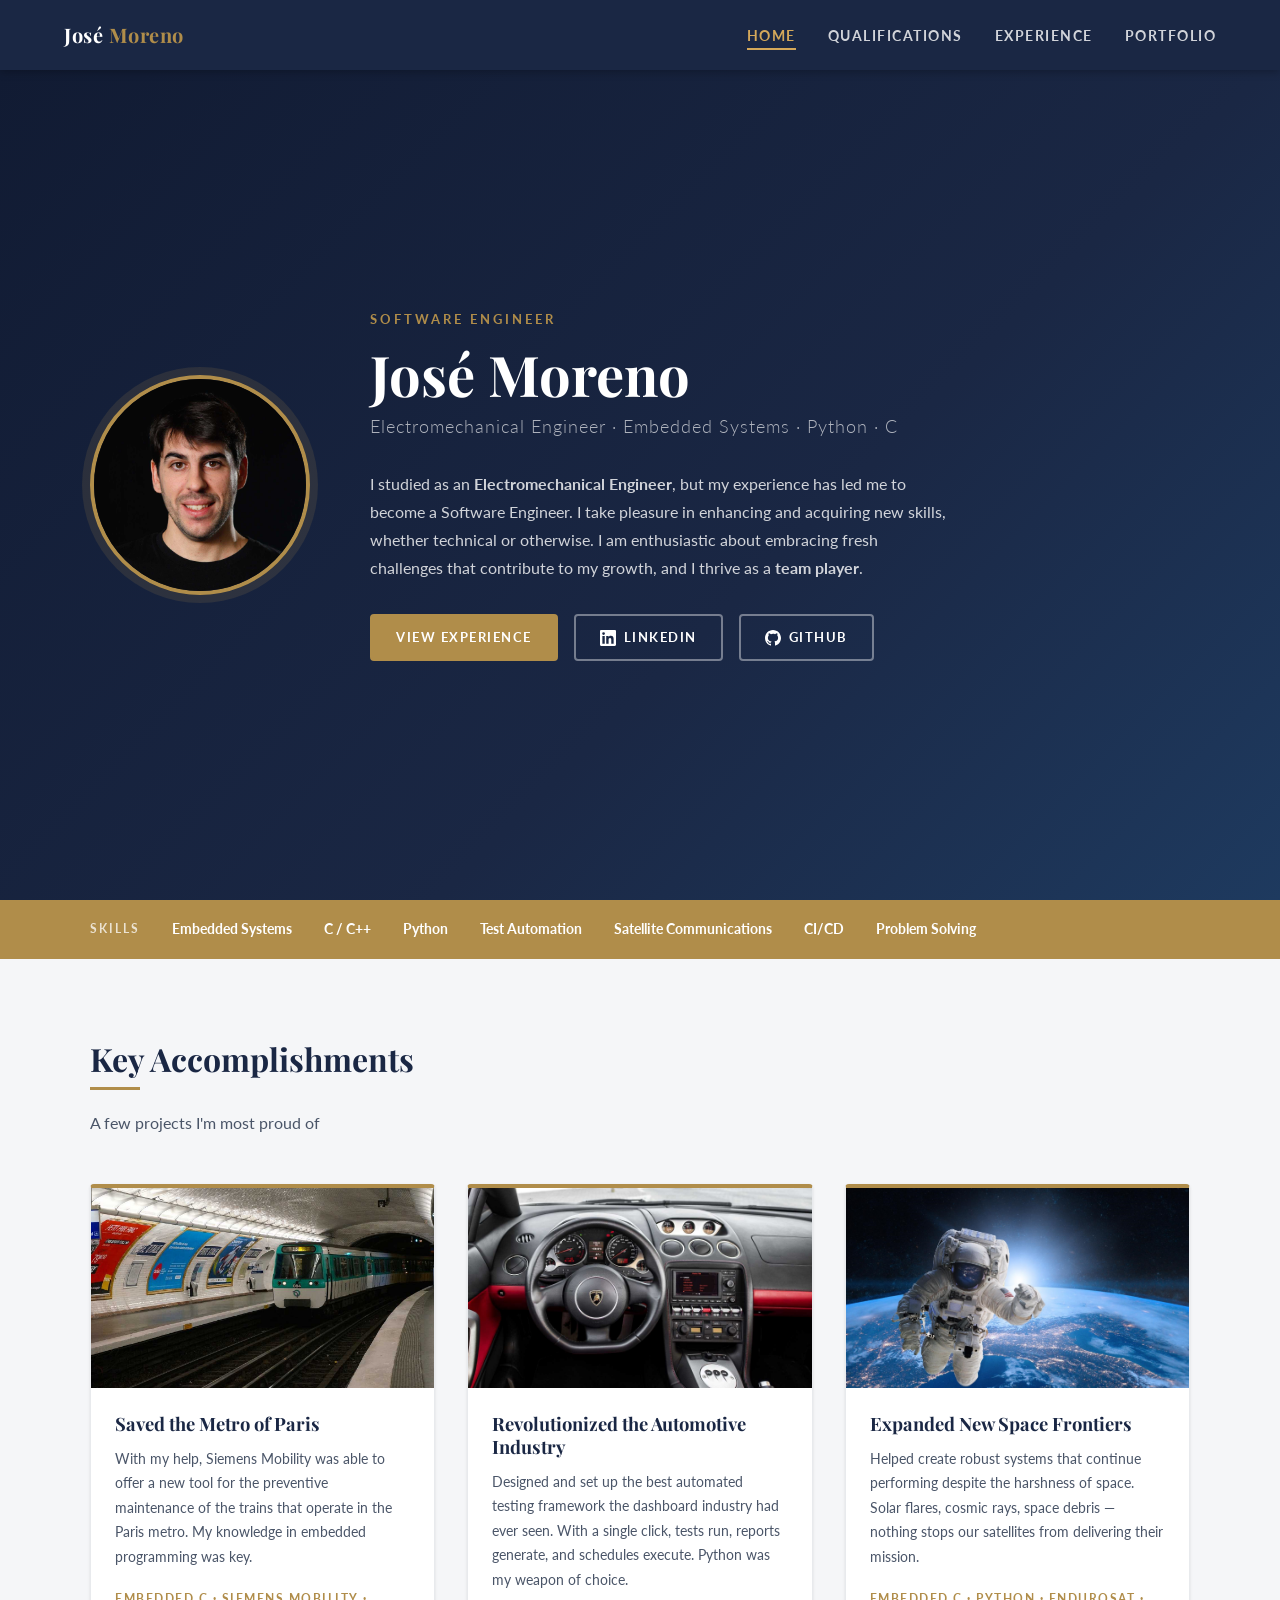
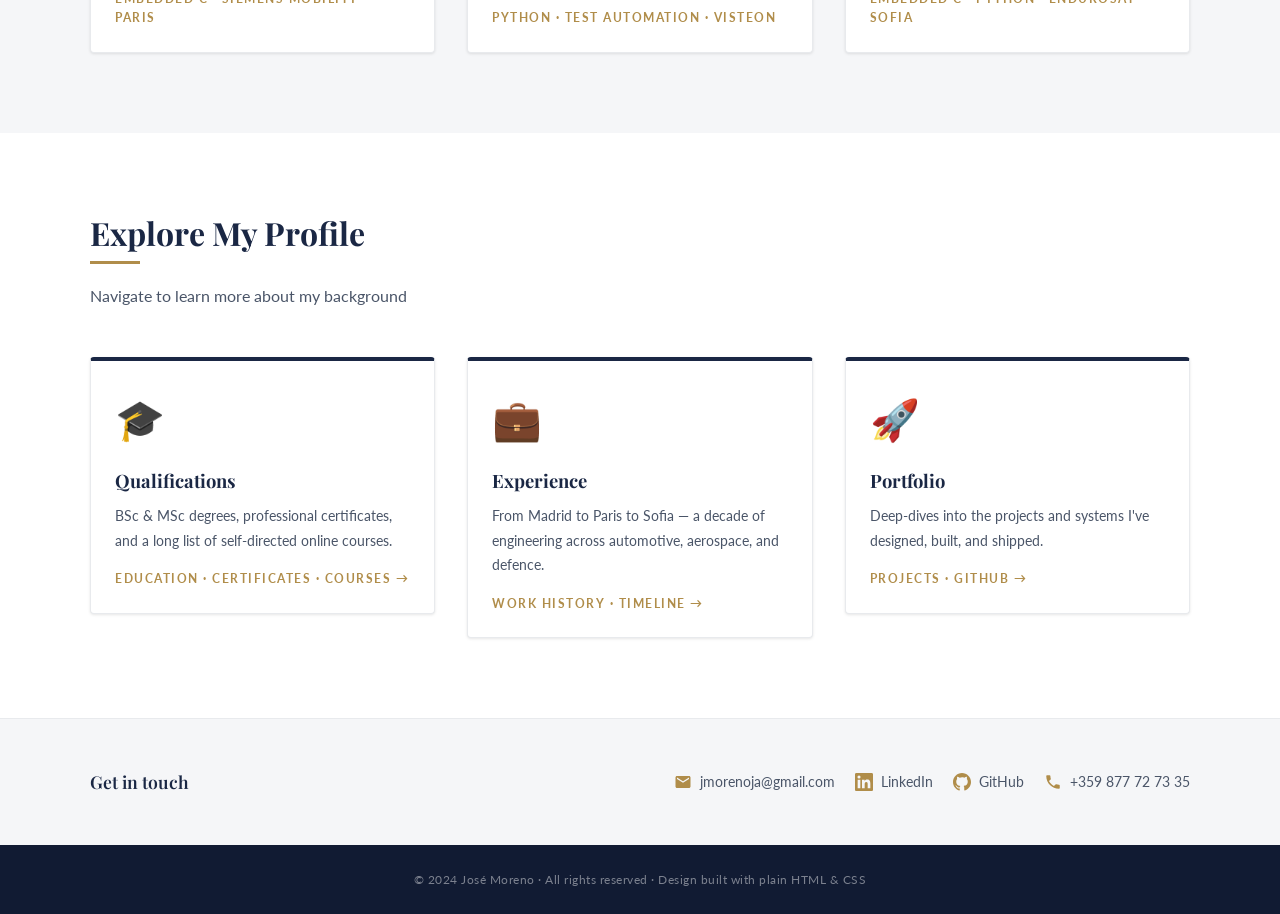
<file: index.html>
<!DOCTYPE html>
<html lang="en">
<head>
  <meta charset="UTF-8" />
  <meta name="viewport" content="width=device-width, initial-scale=1.0" />
  <title>José Moreno — Engineer</title>
  <link rel="stylesheet" href="assets/css/main.css" />
</head>
<body>

  <!-- ======= NAVBAR ======= -->
  <nav class="navbar">
    <a href="index.html" class="navbar-brand">José <span>Moreno</span></a>
    <button class="nav-toggle" aria-label="Toggle menu" onclick="toggleNav()">
      <span></span><span></span><span></span>
    </button>
    <ul class="navbar-links" id="navLinks">
      <li><a href="index.html" class="active">Home</a></li>
      <li><a href="qualifications.html">Qualifications</a></li>
      <li><a href="experience.html">Experience</a></li>
      <li><a href="portfolio.html">Portfolio</a></li>
    </ul>
  </nav>

  <div class="page-content">

    <!-- ======= HERO ======= -->
    <section class="hero">
      <div class="hero-inner">

        <div class="hero-avatar">
          <img src="images/avatar.jpg" alt="José Moreno" />
        </div>

        <div class="hero-text">
          <p class="hero-eyebrow">Software Engineer</p>
          <h1 class="hero-name">José Moreno</h1>
          <p class="hero-title">Electromechanical Engineer · Embedded Systems · Python · C</p>
          <p class="hero-bio">
            I studied as an <strong>Electromechanical Engineer</strong>, but my experience has led
            me to become a Software Engineer. I take pleasure in enhancing and acquiring new skills,
            whether technical or otherwise. I am enthusiastic about embracing fresh challenges that
            contribute to my growth, and I thrive as a <strong>team player</strong>.
          </p>
          <div class="hero-actions">
            <a href="experience.html" class="btn btn-gold">View Experience</a>
            <a href="https://www.linkedin.com/in/jos%C3%A9-moreno/" class="btn btn-outline" target="_blank" rel="noopener">
              <svg viewBox="0 0 24 24" width="16" height="16" fill="currentColor"><path d="M20.447 20.452h-3.554v-5.569c0-1.327-.027-3.037-1.852-3.037-1.853 0-2.136 1.445-2.136 2.939v5.667H9.351V9h3.414v1.561h.046c.477-.9 1.637-1.85 3.37-1.85 3.601 0 4.267 2.37 4.267 5.455v6.286zM5.337 7.433a2.062 2.062 0 01-2.063-2.065 2.064 2.064 0 112.063 2.065zm1.782 13.019H3.555V9h3.564v11.452zM22.225 0H1.771C.792 0 0 .774 0 1.729v20.542C0 23.227.792 24 1.771 24h20.451C23.2 24 24 23.227 24 22.271V1.729C24 .774 23.2 0 22.222 0h.003z"/></svg>
              LinkedIn
            </a>
            <a href="https://github.com/JoseMorenoJ" class="btn btn-outline" target="_blank" rel="noopener">
              <svg viewBox="0 0 24 24" width="16" height="16" fill="currentColor"><path d="M12 0C5.374 0 0 5.373 0 12c0 5.302 3.438 9.8 8.207 11.387.599.111.793-.261.793-.577v-2.234c-3.338.726-4.033-1.416-4.033-1.416-.546-1.387-1.333-1.756-1.333-1.756-1.089-.745.083-.729.083-.729 1.205.084 1.839 1.237 1.839 1.237 1.07 1.834 2.807 1.304 3.492.997.107-.775.418-1.305.762-1.604-2.665-.305-5.467-1.334-5.467-5.931 0-1.311.469-2.381 1.236-3.221-.124-.303-.535-1.524.117-3.176 0 0 1.008-.322 3.301 1.23A11.509 11.509 0 0112 5.803c1.02.005 2.047.138 3.006.404 2.291-1.552 3.297-1.23 3.297-1.23.653 1.653.242 2.874.118 3.176.77.84 1.235 1.911 1.235 3.221 0 4.609-2.807 5.624-5.479 5.921.43.372.823 1.102.823 2.222v3.293c0 .319.192.694.801.576C20.566 21.797 24 17.3 24 12c0-6.627-5.373-12-12-12z"/></svg>
              GitHub
            </a>
          </div>
        </div>

      </div>
    </section>

    <!-- ======= SKILLS STRIP ======= -->
    <div class="skills-strip">
      <div class="skills-inner">
        <span class="skills-label">Skills</span>
        <span class="skill-tag">Embedded Systems</span>
        <span class="skill-tag">C / C++</span>
        <span class="skill-tag">Python</span>
        <span class="skill-tag">Test Automation</span>
        <span class="skill-tag">Satellite Communications</span>
        <span class="skill-tag">CI/CD</span>
        <span class="skill-tag">Problem Solving</span>
      </div>
    </div>

    <!-- ======= HIGHLIGHTS ======= -->
    <section class="section section-alt">
      <div class="container">
        <h2 class="section-title">Key Accomplishments</h2>
        <p class="section-subtitle">A few projects I'm most proud of</p>

        <div class="highlight-grid">

          <div class="highlight-card">
            <div class="highlight-img">
              <img src="images/metro.jpg" alt="Paris Metro" />
            </div>
            <div class="highlight-body">
              <h3>Saved the Metro of Paris</h3>
              <p>
                With my help, Siemens Mobility was able to offer a new tool for the preventive
                maintenance of the trains that operate in the Paris metro. My knowledge in
                embedded programming was key.
              </p>
              <span class="highlight-tag">Embedded C · Siemens Mobility · Paris</span>
            </div>
          </div>

          <div class="highlight-card">
            <div class="highlight-img">
              <img src="images/dashboard.jpg" alt="Automotive Dashboard" />
            </div>
            <div class="highlight-body">
              <h3>Revolutionized the Automotive Industry</h3>
              <p>
                Designed and set up the best automated testing framework the dashboard industry
                had ever seen. With a single click, tests run, reports generate, and schedules
                execute. Python was my weapon of choice.
              </p>
              <span class="highlight-tag">Python · Test Automation · Visteon</span>
            </div>
          </div>

          <div class="highlight-card">
            <div class="highlight-img">
              <img src="images/space.jpg" alt="Space Satellite" />
            </div>
            <div class="highlight-body">
              <h3>Expanded New Space Frontiers</h3>
              <p>
                Helped create robust systems that continue performing despite the harshness of
                space. Solar flares, cosmic rays, space debris — nothing stops our satellites
                from delivering their mission.
              </p>
              <span class="highlight-tag">Embedded C · Python · EnduroSat · Sofia</span>
            </div>
          </div>

        </div>
      </div>
    </section>

    <!-- ======= QUICK LINKS ======= -->
    <section class="section">
      <div class="container">
        <h2 class="section-title">Explore My Profile</h2>
        <p class="section-subtitle">Navigate to learn more about my background</p>

        <div class="highlight-grid">

          <a href="qualifications.html" style="text-decoration:none;">
            <div class="highlight-card" style="border-top-color:var(--navy);">
              <div class="highlight-body">
                <div style="font-size:2.5rem;margin-bottom:1rem;">🎓</div>
                <h3>Qualifications</h3>
                <p>BSc &amp; MSc degrees, professional certificates, and a long list of self-directed online courses.</p>
                <span class="highlight-tag">Education · Certificates · Courses →</span>
              </div>
            </div>
          </a>

          <a href="experience.html" style="text-decoration:none;">
            <div class="highlight-card" style="border-top-color:var(--navy);">
              <div class="highlight-body">
                <div style="font-size:2.5rem;margin-bottom:1rem;">💼</div>
                <h3>Experience</h3>
                <p>From Madrid to Paris to Sofia — a decade of engineering across automotive, aerospace, and defence.</p>
                <span class="highlight-tag">Work History · Timeline →</span>
              </div>
            </div>
          </a>

          <a href="portfolio.html" style="text-decoration:none;">
            <div class="highlight-card" style="border-top-color:var(--navy);">
              <div class="highlight-body">
                <div style="font-size:2.5rem;margin-bottom:1rem;">🚀</div>
                <h3>Portfolio</h3>
                <p>Deep-dives into the projects and systems I've designed, built, and shipped.</p>
                <span class="highlight-tag">Projects · GitHub →</span>
              </div>
            </div>
          </a>

        </div>
      </div>
    </section>

    <!-- ======= CONTACT BAR ======= -->
    <div class="contact-bar">
      <div class="contact-inner">
        <p style="font-family:var(--font-serif);font-size:1.1rem;color:var(--navy);font-weight:600;">Get in touch</p>
        <div class="contact-links">
          <a href="mailto:jmorenoja@gmail.com" class="contact-link">
            <svg viewBox="0 0 24 24"><path d="M20 4H4c-1.1 0-2 .9-2 2v12c0 1.1.9 2 2 2h16c1.1 0 2-.9 2-2V6c0-1.1-.9-2-2-2zm0 4l-8 5-8-5V6l8 5 8-5v2z"/></svg>
            jmorenoja@gmail.com
          </a>
          <a href="https://www.linkedin.com/in/jos%C3%A9-moreno/" class="contact-link" target="_blank" rel="noopener">
            <svg viewBox="0 0 24 24"><path d="M20.447 20.452h-3.554v-5.569c0-1.327-.027-3.037-1.852-3.037-1.853 0-2.136 1.445-2.136 2.939v5.667H9.351V9h3.414v1.561h.046c.477-.9 1.637-1.85 3.37-1.85 3.601 0 4.267 2.37 4.267 5.455v6.286zM5.337 7.433a2.062 2.062 0 01-2.063-2.065 2.064 2.064 0 112.063 2.065zm1.782 13.019H3.555V9h3.564v11.452zM22.225 0H1.771C.792 0 0 .774 0 1.729v20.542C0 23.227.792 24 1.771 24h20.451C23.2 24 24 23.227 24 22.271V1.729C24 .774 23.2 0 22.222 0h.003z"/></svg>
            LinkedIn
          </a>
          <a href="https://github.com/JoseMorenoJ" class="contact-link" target="_blank" rel="noopener">
            <svg viewBox="0 0 24 24"><path d="M12 0C5.374 0 0 5.373 0 12c0 5.302 3.438 9.8 8.207 11.387.599.111.793-.261.793-.577v-2.234c-3.338.726-4.033-1.416-4.033-1.416-.546-1.387-1.333-1.756-1.333-1.756-1.089-.745.083-.729.083-.729 1.205.084 1.839 1.237 1.839 1.237 1.07 1.834 2.807 1.304 3.492.997.107-.775.418-1.305.762-1.604-2.665-.305-5.467-1.334-5.467-5.931 0-1.311.469-2.381 1.236-3.221-.124-.303-.535-1.524.117-3.176 0 0 1.008-.322 3.301 1.23A11.509 11.509 0 0112 5.803c1.02.005 2.047.138 3.006.404 2.291-1.552 3.297-1.23 3.297-1.23.653 1.653.242 2.874.118 3.176.77.84 1.235 1.911 1.235 3.221 0 4.609-2.807 5.624-5.479 5.921.43.372.823 1.102.823 2.222v3.293c0 .319.192.694.801.576C20.566 21.797 24 17.3 24 12c0-6.627-5.373-12-12-12z"/></svg>
            GitHub
          </a>
          <span class="contact-link">
            <svg viewBox="0 0 24 24"><path d="M6.62 10.79c1.44 2.83 3.76 5.14 6.59 6.59l2.2-2.2c.27-.27.67-.36 1.02-.24 1.12.37 2.33.57 3.57.57.55 0 1 .45 1 1V20c0 .55-.45 1-1 1-9.39 0-17-7.61-17-17 0-.55.45-1 1-1h3.5c.55 0 1 .45 1 1 0 1.25.2 2.45.57 3.57.11.35.03.74-.25 1.02l-2.2 2.2z"/></svg>
            +359 877 72 73 35
          </span>
        </div>
      </div>
    </div>

    <!-- ======= FOOTER ======= -->
    <footer>
      <p>© 2024 José Moreno · All rights reserved · Design built with plain HTML &amp; CSS</p>
    </footer>

  </div><!-- /page-content -->

  <script>
    function toggleNav() {
      document.getElementById('navLinks').classList.toggle('open');
    }
  </script>

</body>
</html>
</file>
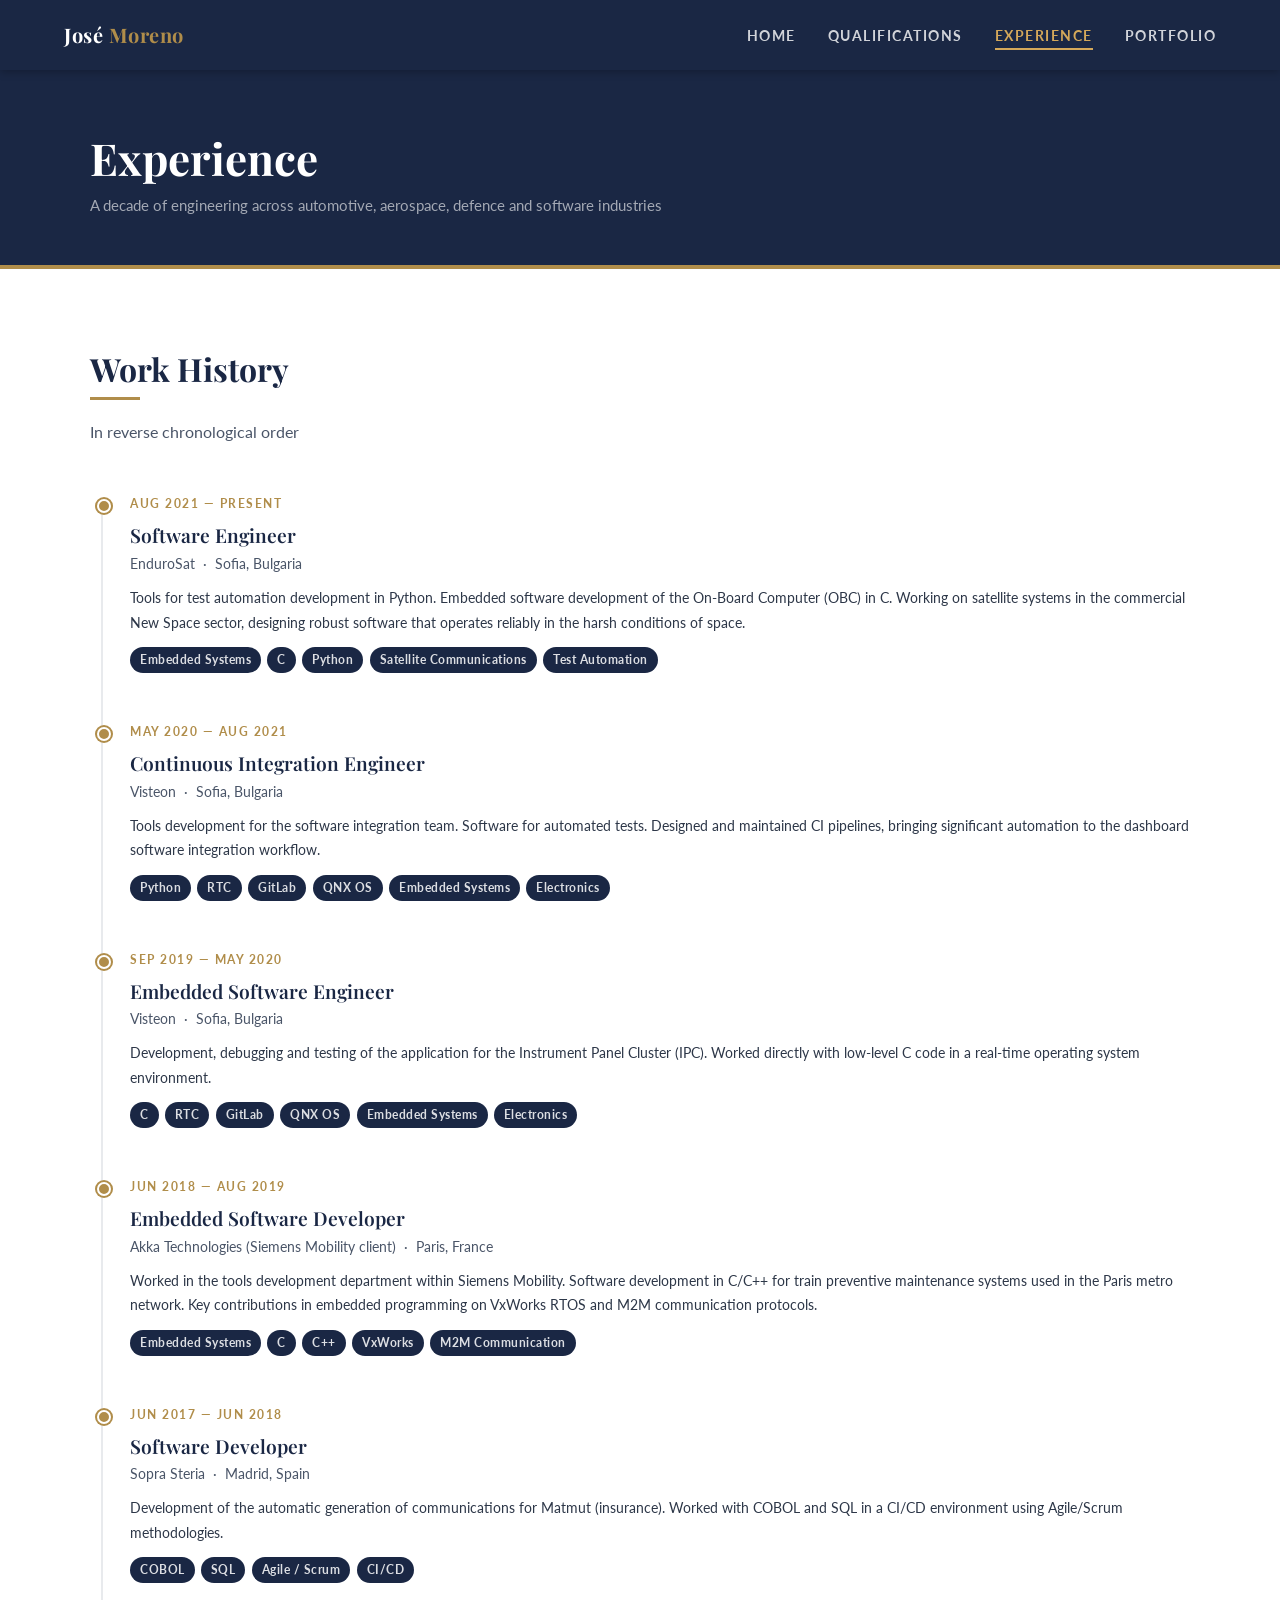
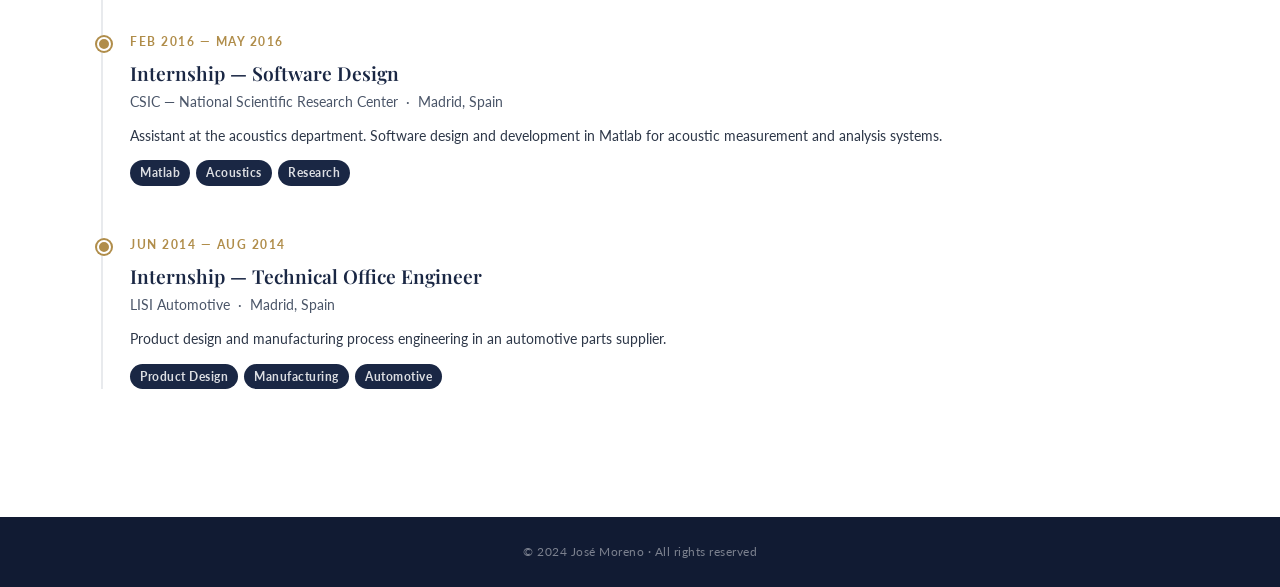
<file: experience.html>
<!DOCTYPE html>
<html lang="en">
<head>
  <meta charset="UTF-8" />
  <meta name="viewport" content="width=device-width, initial-scale=1.0" />
  <title>Experience — José Moreno</title>
  <link rel="stylesheet" href="assets/css/main.css" />
</head>
<body>

  <!-- ======= NAVBAR ======= -->
  <nav class="navbar">
    <a href="index.html" class="navbar-brand">José <span>Moreno</span></a>
    <button class="nav-toggle" aria-label="Toggle menu" onclick="toggleNav()">
      <span></span><span></span><span></span>
    </button>
    <ul class="navbar-links" id="navLinks">
      <li><a href="index.html">Home</a></li>
      <li><a href="qualifications.html">Qualifications</a></li>
      <li><a href="experience.html" class="active">Experience</a></li>
      <li><a href="portfolio.html">Portfolio</a></li>
    </ul>
  </nav>

  <div class="page-content">

    <!-- ======= PAGE HEADER ======= -->
    <div class="page-header">
      <div class="page-header-inner">
        <h1>Experience</h1>
        <p>A decade of engineering across automotive, aerospace, defence and software industries</p>
      </div>
    </div>

    <!-- ======= TIMELINE ======= -->
    <section class="section">
      <div class="container">
        <h2 class="section-title">Work History</h2>
        <p class="section-subtitle">In reverse chronological order</p>

        <div class="timeline">

          <!-- EnduroSat -->
          <div class="timeline-item">
            <div class="timeline-dot"></div>
            <p class="timeline-date">Aug 2021 — Present</p>
            <p class="timeline-role">Software Engineer</p>
            <p class="timeline-company">
              EnduroSat &nbsp;·&nbsp; Sofia, Bulgaria
            </p>
            <p class="timeline-desc">
              Tools for test automation development in Python. Embedded software development of
              the On-Board Computer (OBC) in C. Working on satellite systems in the commercial
              New Space sector, designing robust software that operates reliably in the harsh
              conditions of space.
            </p>
            <div class="tag-list">
              <span class="tag">Embedded Systems</span>
              <span class="tag">C</span>
              <span class="tag">Python</span>
              <span class="tag">Satellite Communications</span>
              <span class="tag">Test Automation</span>
            </div>
          </div>

          <!-- Visteon CI -->
          <div class="timeline-item">
            <div class="timeline-dot"></div>
            <p class="timeline-date">May 2020 — Aug 2021</p>
            <p class="timeline-role">Continuous Integration Engineer</p>
            <p class="timeline-company">
              Visteon &nbsp;·&nbsp; Sofia, Bulgaria
            </p>
            <p class="timeline-desc">
              Tools development for the software integration team. Software for automated tests.
              Designed and maintained CI pipelines, bringing significant automation to the
              dashboard software integration workflow.
            </p>
            <div class="tag-list">
              <span class="tag">Python</span>
              <span class="tag">RTC</span>
              <span class="tag">GitLab</span>
              <span class="tag">QNX OS</span>
              <span class="tag">Embedded Systems</span>
              <span class="tag">Electronics</span>
            </div>
          </div>

          <!-- Visteon Embedded -->
          <div class="timeline-item">
            <div class="timeline-dot"></div>
            <p class="timeline-date">Sep 2019 — May 2020</p>
            <p class="timeline-role">Embedded Software Engineer</p>
            <p class="timeline-company">
              Visteon &nbsp;·&nbsp; Sofia, Bulgaria
            </p>
            <p class="timeline-desc">
              Development, debugging and testing of the application for the Instrument Panel
              Cluster (IPC). Worked directly with low-level C code in a real-time operating
              system environment.
            </p>
            <div class="tag-list">
              <span class="tag">C</span>
              <span class="tag">RTC</span>
              <span class="tag">GitLab</span>
              <span class="tag">QNX OS</span>
              <span class="tag">Embedded Systems</span>
              <span class="tag">Electronics</span>
            </div>
          </div>

          <!-- Akka / Siemens -->
          <div class="timeline-item">
            <div class="timeline-dot"></div>
            <p class="timeline-date">Jun 2018 — Aug 2019</p>
            <p class="timeline-role">Embedded Software Developer</p>
            <p class="timeline-company">
              Akka Technologies (Siemens Mobility client) &nbsp;·&nbsp; Paris, France
            </p>
            <p class="timeline-desc">
              Worked in the tools development department within Siemens Mobility. Software
              development in C/C++ for train preventive maintenance systems used in the Paris
              metro network. Key contributions in embedded programming on VxWorks RTOS and
              M2M communication protocols.
            </p>
            <div class="tag-list">
              <span class="tag">Embedded Systems</span>
              <span class="tag">C</span>
              <span class="tag">C++</span>
              <span class="tag">VxWorks</span>
              <span class="tag">M2M Communication</span>
            </div>
          </div>

          <!-- Sopra Steria -->
          <div class="timeline-item">
            <div class="timeline-dot"></div>
            <p class="timeline-date">Jun 2017 — Jun 2018</p>
            <p class="timeline-role">Software Developer</p>
            <p class="timeline-company">
              Sopra Steria &nbsp;·&nbsp; Madrid, Spain
            </p>
            <p class="timeline-desc">
              Development of the automatic generation of communications for Matmut (insurance).
              Worked with COBOL and SQL in a CI/CD environment using Agile/Scrum methodologies.
            </p>
            <div class="tag-list">
              <span class="tag">COBOL</span>
              <span class="tag">SQL</span>
              <span class="tag">Agile / Scrum</span>
              <span class="tag">CI/CD</span>
            </div>
          </div>

          <!-- CSIC Internship -->
          <div class="timeline-item">
            <div class="timeline-dot"></div>
            <p class="timeline-date">Feb 2016 — May 2016</p>
            <p class="timeline-role">Internship — Software Design</p>
            <p class="timeline-company">
              CSIC — National Scientific Research Center &nbsp;·&nbsp; Madrid, Spain
            </p>
            <p class="timeline-desc">
              Assistant at the acoustics department. Software design and development in Matlab
              for acoustic measurement and analysis systems.
            </p>
            <div class="tag-list">
              <span class="tag">Matlab</span>
              <span class="tag">Acoustics</span>
              <span class="tag">Research</span>
            </div>
          </div>

          <!-- LISI Automotive Internship -->
          <div class="timeline-item">
            <div class="timeline-dot"></div>
            <p class="timeline-date">Jun 2014 — Aug 2014</p>
            <p class="timeline-role">Internship — Technical Office Engineer</p>
            <p class="timeline-company">
              LISI Automotive &nbsp;·&nbsp; Madrid, Spain
            </p>
            <p class="timeline-desc">
              Product design and manufacturing process engineering in an automotive parts supplier.
            </p>
            <div class="tag-list">
              <span class="tag">Product Design</span>
              <span class="tag">Manufacturing</span>
              <span class="tag">Automotive</span>
            </div>
          </div>

        </div>
      </div>
    </section>

    <!-- ======= FOOTER ======= -->
    <footer>
      <p>© 2024 José Moreno · All rights reserved</p>
    </footer>

  </div><!-- /page-content -->

  <script>
    function toggleNav() {
      document.getElementById('navLinks').classList.toggle('open');
    }
  </script>

</body>
</html>
</file>
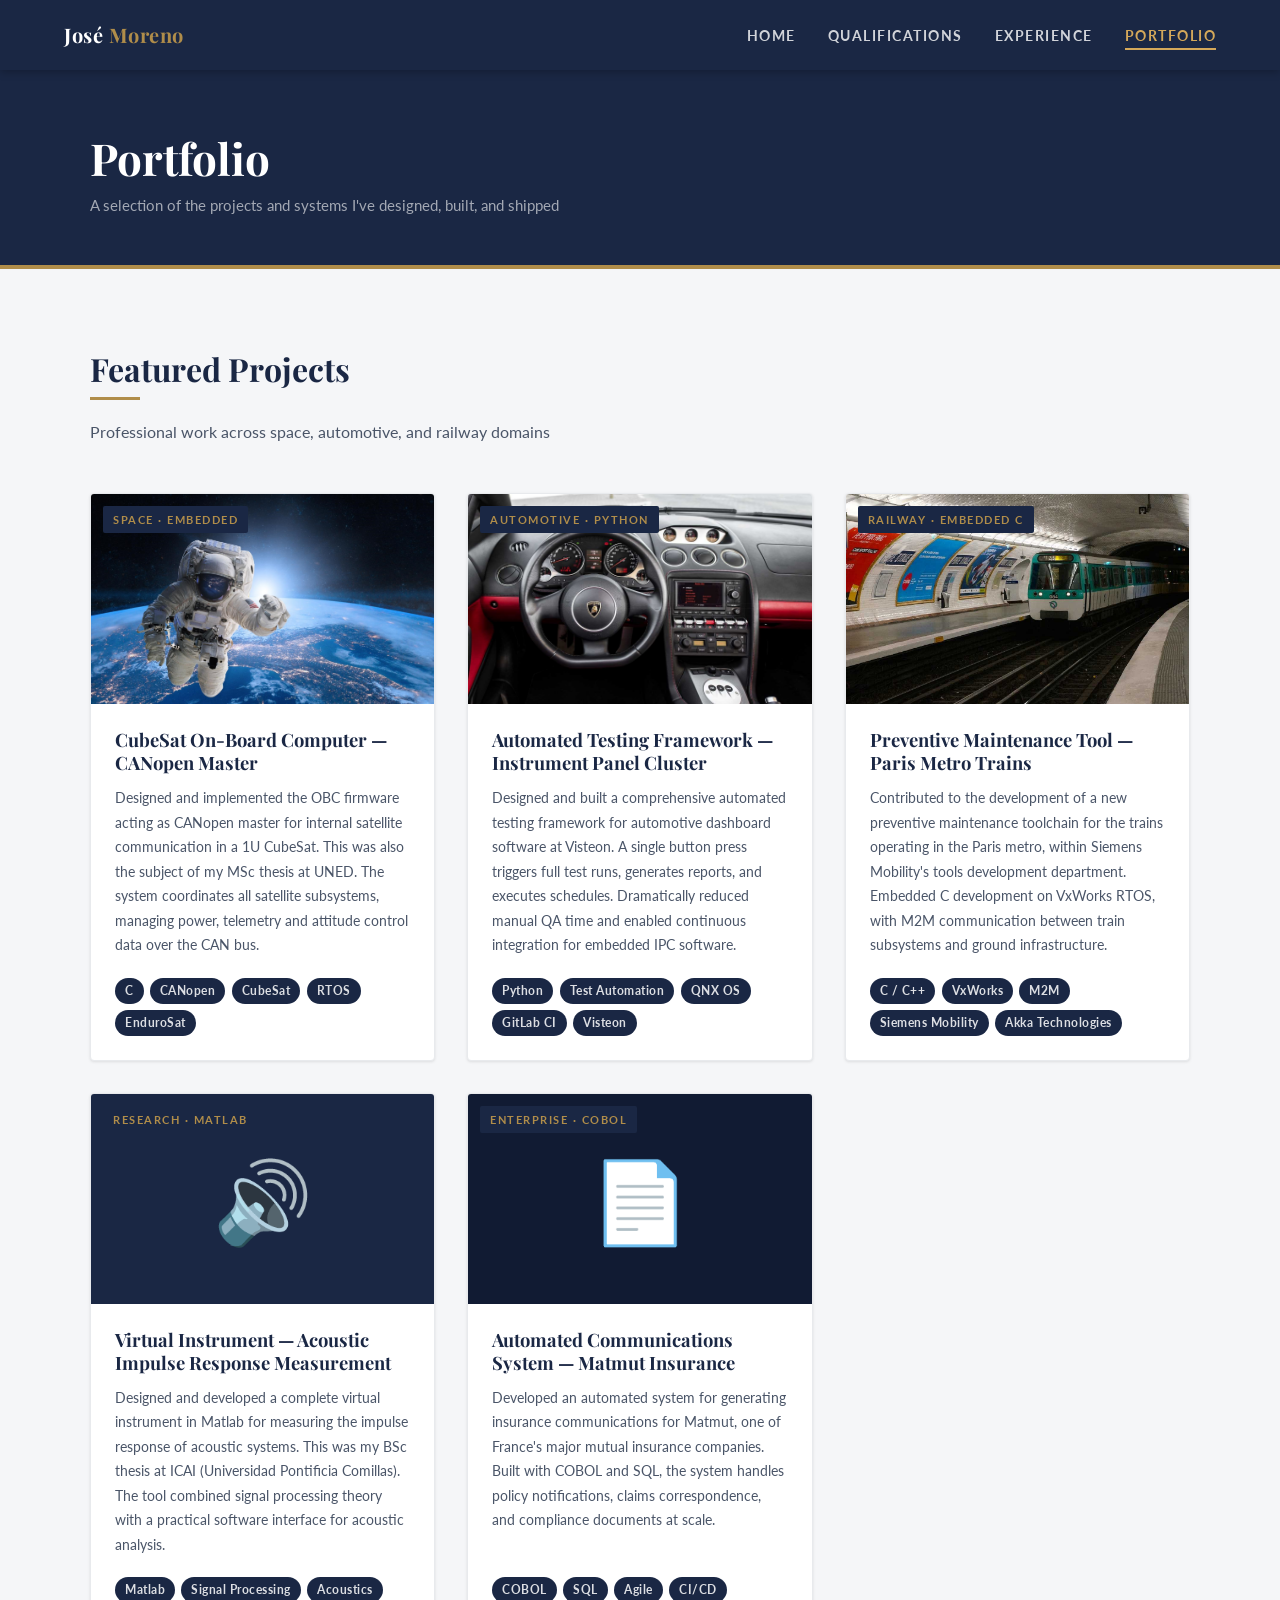
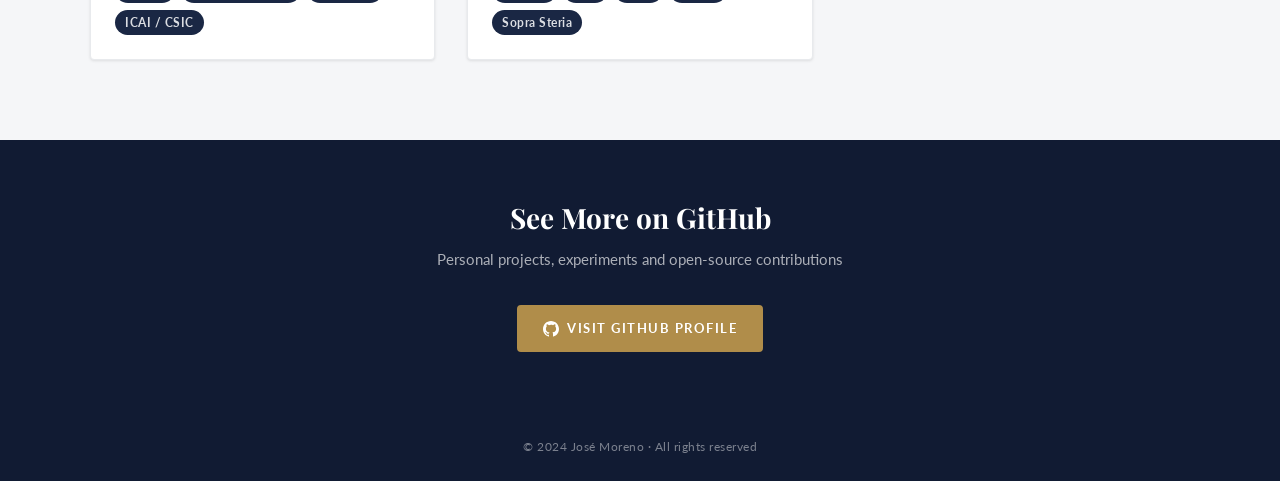
<file: portfolio.html>
<!DOCTYPE html>
<html lang="en">
<head>
  <meta charset="UTF-8" />
  <meta name="viewport" content="width=device-width, initial-scale=1.0" />
  <title>Portfolio — José Moreno</title>
  <link rel="stylesheet" href="assets/css/main.css" />
</head>
<body>

  <!-- ======= NAVBAR ======= -->
  <nav class="navbar">
    <a href="index.html" class="navbar-brand">José <span>Moreno</span></a>
    <button class="nav-toggle" aria-label="Toggle menu" onclick="toggleNav()">
      <span></span><span></span><span></span>
    </button>
    <ul class="navbar-links" id="navLinks">
      <li><a href="index.html">Home</a></li>
      <li><a href="qualifications.html">Qualifications</a></li>
      <li><a href="experience.html">Experience</a></li>
      <li><a href="portfolio.html" class="active">Portfolio</a></li>
    </ul>
  </nav>

  <div class="page-content">

    <!-- ======= PAGE HEADER ======= -->
    <div class="page-header">
      <div class="page-header-inner">
        <h1>Portfolio</h1>
        <p>A selection of the projects and systems I've designed, built, and shipped</p>
      </div>
    </div>

    <!-- ======= PORTFOLIO GRID ======= -->
    <section class="section section-alt">
      <div class="container">
        <h2 class="section-title">Featured Projects</h2>
        <p class="section-subtitle">Professional work across space, automotive, and railway domains</p>

        <div class="portfolio-grid">

          <!-- Project 1: CubeSat OBC -->
          <div class="portfolio-card">
            <div class="portfolio-img">
              <span class="portfolio-category">Space · Embedded</span>
              <img src="images/space.jpg" alt="CubeSat / New Space" />
            </div>
            <div class="portfolio-body">
              <h3>CubeSat On-Board Computer — CANopen Master</h3>
              <p>
                Designed and implemented the OBC firmware acting as CANopen master for internal
                satellite communication in a 1U CubeSat. This was also the subject of my MSc
                thesis at UNED. The system coordinates all satellite subsystems, managing power,
                telemetry and attitude control data over the CAN bus.
              </p>
              <div class="tag-list">
                <span class="tag">C</span>
                <span class="tag">CANopen</span>
                <span class="tag">CubeSat</span>
                <span class="tag">RTOS</span>
                <span class="tag">EnduroSat</span>
              </div>
            </div>
          </div>

          <!-- Project 2: Test Automation Framework -->
          <div class="portfolio-card">
            <div class="portfolio-img">
              <span class="portfolio-category">Automotive · Python</span>
              <img src="images/dashboard.jpg" alt="Automotive Dashboard Testing" />
            </div>
            <div class="portfolio-body">
              <h3>Automated Testing Framework — Instrument Panel Cluster</h3>
              <p>
                Designed and built a comprehensive automated testing framework for automotive
                dashboard software at Visteon. A single button press triggers full test runs,
                generates reports, and executes schedules. Dramatically reduced manual QA time
                and enabled continuous integration for embedded IPC software.
              </p>
              <div class="tag-list">
                <span class="tag">Python</span>
                <span class="tag">Test Automation</span>
                <span class="tag">QNX OS</span>
                <span class="tag">GitLab CI</span>
                <span class="tag">Visteon</span>
              </div>
            </div>
          </div>

          <!-- Project 3: Paris Metro Maintenance Tool -->
          <div class="portfolio-card">
            <div class="portfolio-img">
              <span class="portfolio-category">Railway · Embedded C</span>
              <img src="images/metro.jpg" alt="Paris Metro" />
            </div>
            <div class="portfolio-body">
              <h3>Preventive Maintenance Tool — Paris Metro Trains</h3>
              <p>
                Contributed to the development of a new preventive maintenance toolchain for the
                trains operating in the Paris metro, within Siemens Mobility's tools development
                department. Embedded C development on VxWorks RTOS, with M2M communication
                between train subsystems and ground infrastructure.
              </p>
              <div class="tag-list">
                <span class="tag">C / C++</span>
                <span class="tag">VxWorks</span>
                <span class="tag">M2M</span>
                <span class="tag">Siemens Mobility</span>
                <span class="tag">Akka Technologies</span>
              </div>
            </div>
          </div>

          <!-- Project 4: Acoustic Instrument (thesis) -->
          <div class="portfolio-card">
            <div class="portfolio-img" style="background:var(--navy);display:flex;align-items:center;justify-content:center;height:210px;">
              <span class="portfolio-category">Research · Matlab</span>
              <span style="font-size:5rem;">🔊</span>
            </div>
            <div class="portfolio-body">
              <h3>Virtual Instrument — Acoustic Impulse Response Measurement</h3>
              <p>
                Designed and developed a complete virtual instrument in Matlab for measuring the
                impulse response of acoustic systems. This was my BSc thesis at ICAI (Universidad
                Pontificia Comillas). The tool combined signal processing theory with a practical
                software interface for acoustic analysis.
              </p>
              <div class="tag-list">
                <span class="tag">Matlab</span>
                <span class="tag">Signal Processing</span>
                <span class="tag">Acoustics</span>
                <span class="tag">ICAI / CSIC</span>
              </div>
            </div>
          </div>

          <!-- Project 5: Matmut Communications -->
          <div class="portfolio-card">
            <div class="portfolio-img" style="background:var(--navy-dark);display:flex;align-items:center;justify-content:center;height:210px;">
              <span class="portfolio-category">Enterprise · COBOL</span>
              <span style="font-size:5rem;">📄</span>
            </div>
            <div class="portfolio-body">
              <h3>Automated Communications System — Matmut Insurance</h3>
              <p>
                Developed an automated system for generating insurance communications for Matmut,
                one of France's major mutual insurance companies. Built with COBOL and SQL, the
                system handles policy notifications, claims correspondence, and compliance
                documents at scale.
              </p>
              <div class="tag-list">
                <span class="tag">COBOL</span>
                <span class="tag">SQL</span>
                <span class="tag">Agile</span>
                <span class="tag">CI/CD</span>
                <span class="tag">Sopra Steria</span>
              </div>
            </div>
          </div>

        </div>
      </div>
    </section>

    <!-- ======= GITHUB CTA ======= -->
    <div class="github-strip">
      <h2>See More on GitHub</h2>
      <p>Personal projects, experiments and open-source contributions</p>
      <a href="https://github.com/JoseMorenoJ" class="btn btn-gold" target="_blank" rel="noopener">
        <svg viewBox="0 0 24 24" width="16" height="16" fill="currentColor"><path d="M12 0C5.374 0 0 5.373 0 12c0 5.302 3.438 9.8 8.207 11.387.599.111.793-.261.793-.577v-2.234c-3.338.726-4.033-1.416-4.033-1.416-.546-1.387-1.333-1.756-1.333-1.756-1.089-.745.083-.729.083-.729 1.205.084 1.839 1.237 1.839 1.237 1.07 1.834 2.807 1.304 3.492.997.107-.775.418-1.305.762-1.604-2.665-.305-5.467-1.334-5.467-5.931 0-1.311.469-2.381 1.236-3.221-.124-.303-.535-1.524.117-3.176 0 0 1.008-.322 3.301 1.23A11.509 11.509 0 0112 5.803c1.02.005 2.047.138 3.006.404 2.291-1.552 3.297-1.23 3.297-1.23.653 1.653.242 2.874.118 3.176.77.84 1.235 1.911 1.235 3.221 0 4.609-2.807 5.624-5.479 5.921.43.372.823 1.102.823 2.222v3.293c0 .319.192.694.801.576C20.566 21.797 24 17.3 24 12c0-6.627-5.373-12-12-12z"/></svg>
        Visit GitHub Profile
      </a>
    </div>

    <!-- ======= FOOTER ======= -->
    <footer>
      <p>© 2024 José Moreno · All rights reserved</p>
    </footer>

  </div><!-- /page-content -->

  <script>
    function toggleNav() {
      document.getElementById('navLinks').classList.toggle('open');
    }
  </script>

</body>
</html>
</file>
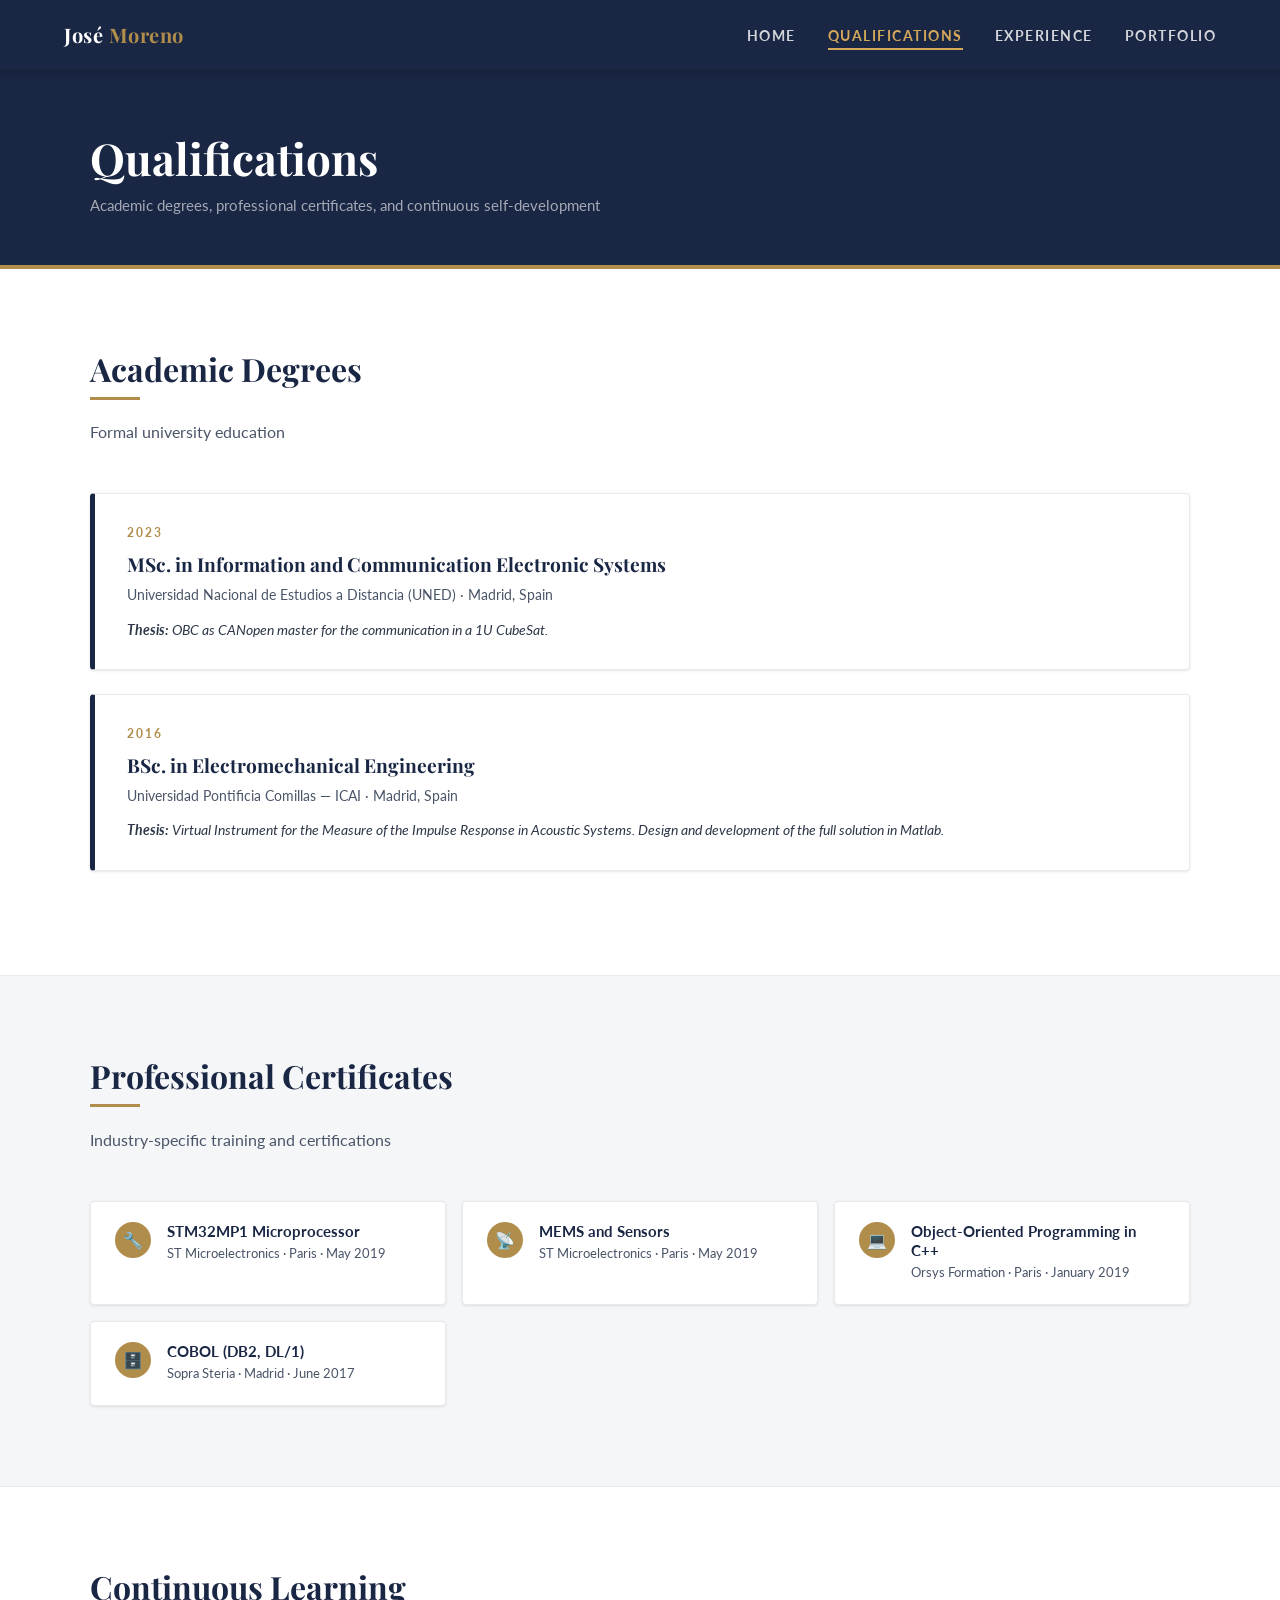
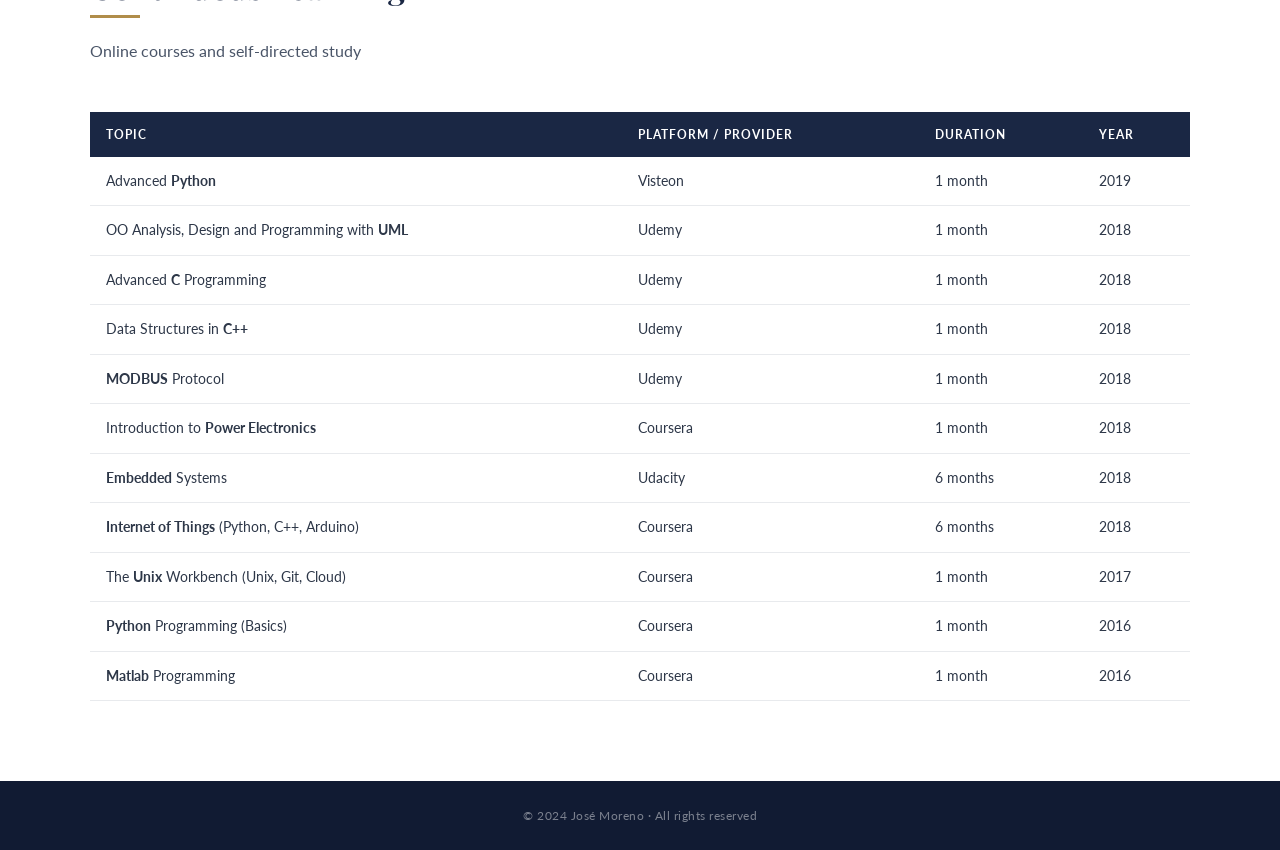
<file: qualifications.html>
<!DOCTYPE html>
<html lang="en">
<head>
  <meta charset="UTF-8" />
  <meta name="viewport" content="width=device-width, initial-scale=1.0" />
  <title>Qualifications — José Moreno</title>
  <link rel="stylesheet" href="assets/css/main.css" />
</head>
<body>

  <!-- ======= NAVBAR ======= -->
  <nav class="navbar">
    <a href="index.html" class="navbar-brand">José <span>Moreno</span></a>
    <button class="nav-toggle" aria-label="Toggle menu" onclick="toggleNav()">
      <span></span><span></span><span></span>
    </button>
    <ul class="navbar-links" id="navLinks">
      <li><a href="index.html">Home</a></li>
      <li><a href="qualifications.html" class="active">Qualifications</a></li>
      <li><a href="experience.html">Experience</a></li>
      <li><a href="portfolio.html">Portfolio</a></li>
    </ul>
  </nav>

  <div class="page-content">

    <!-- ======= PAGE HEADER ======= -->
    <div class="page-header">
      <div class="page-header-inner">
        <h1>Qualifications</h1>
        <p>Academic degrees, professional certificates, and continuous self-development</p>
      </div>
    </div>

    <!-- ======= DEGREES ======= -->
    <section class="section">
      <div class="container">
        <h2 class="section-title">Academic Degrees</h2>
        <p class="section-subtitle">Formal university education</p>

        <div class="degree-card">
          <p class="degree-year">2023</p>
          <p class="degree-title">MSc. in Information and Communication Electronic Systems</p>
          <p class="degree-school">Universidad Nacional de Estudios a Distancia (UNED) · Madrid, Spain</p>
          <p class="degree-thesis">
            <strong>Thesis:</strong> OBC as CANopen master for the communication in a 1U CubeSat.
          </p>
        </div>

        <div class="degree-card">
          <p class="degree-year">2016</p>
          <p class="degree-title">BSc. in Electromechanical Engineering</p>
          <p class="degree-school">Universidad Pontificia Comillas — ICAI · Madrid, Spain</p>
          <p class="degree-thesis">
            <strong>Thesis:</strong> Virtual Instrument for the Measure of the Impulse Response in
            Acoustic Systems. Design and development of the full solution in Matlab.
          </p>
        </div>

      </div>
    </section>

    <hr class="divider" />

    <!-- ======= CERTIFICATES ======= -->
    <section class="section section-alt">
      <div class="container">
        <h2 class="section-title">Professional Certificates</h2>
        <p class="section-subtitle">Industry-specific training and certifications</p>

        <div class="cert-list">

          <div class="cert-item">
            <div class="cert-icon">🔧</div>
            <div class="cert-body">
              <h4>STM32MP1 Microprocessor</h4>
              <p>ST Microelectronics · Paris · May 2019</p>
            </div>
          </div>

          <div class="cert-item">
            <div class="cert-icon">📡</div>
            <div class="cert-body">
              <h4>MEMS and Sensors</h4>
              <p>ST Microelectronics · Paris · May 2019</p>
            </div>
          </div>

          <div class="cert-item">
            <div class="cert-icon">💻</div>
            <div class="cert-body">
              <h4>Object-Oriented Programming in C++</h4>
              <p>Orsys Formation · Paris · January 2019</p>
            </div>
          </div>

          <div class="cert-item">
            <div class="cert-icon">🗄️</div>
            <div class="cert-body">
              <h4>COBOL (DB2, DL/1)</h4>
              <p>Sopra Steria · Madrid · June 2017</p>
            </div>
          </div>

        </div>
      </div>
    </section>

    <hr class="divider" />

    <!-- ======= ONLINE COURSES ======= -->
    <section class="section">
      <div class="container">
        <h2 class="section-title">Continuous Learning</h2>
        <p class="section-subtitle">Online courses and self-directed study</p>

        <div style="overflow-x:auto;">
          <table class="courses-table">
            <thead>
              <tr>
                <th>Topic</th>
                <th>Platform / Provider</th>
                <th>Duration</th>
                <th>Year</th>
              </tr>
            </thead>
            <tbody>
              <tr>
                <td>Advanced <strong>Python</strong></td>
                <td>Visteon</td>
                <td>1 month</td>
                <td>2019</td>
              </tr>
              <tr>
                <td>OO Analysis, Design and Programming with <strong>UML</strong></td>
                <td>Udemy</td>
                <td>1 month</td>
                <td>2018</td>
              </tr>
              <tr>
                <td>Advanced <strong>C</strong> Programming</td>
                <td>Udemy</td>
                <td>1 month</td>
                <td>2018</td>
              </tr>
              <tr>
                <td>Data Structures in <strong>C++</strong></td>
                <td>Udemy</td>
                <td>1 month</td>
                <td>2018</td>
              </tr>
              <tr>
                <td><strong>MODBUS</strong> Protocol</td>
                <td>Udemy</td>
                <td>1 month</td>
                <td>2018</td>
              </tr>
              <tr>
                <td>Introduction to <strong>Power Electronics</strong></td>
                <td>Coursera</td>
                <td>1 month</td>
                <td>2018</td>
              </tr>
              <tr>
                <td><strong>Embedded</strong> Systems</td>
                <td>Udacity</td>
                <td>6 months</td>
                <td>2018</td>
              </tr>
              <tr>
                <td><strong>Internet of Things</strong> (Python, C++, Arduino)</td>
                <td>Coursera</td>
                <td>6 months</td>
                <td>2018</td>
              </tr>
              <tr>
                <td>The <strong>Unix</strong> Workbench (Unix, Git, Cloud)</td>
                <td>Coursera</td>
                <td>1 month</td>
                <td>2017</td>
              </tr>
              <tr>
                <td><strong>Python</strong> Programming (Basics)</td>
                <td>Coursera</td>
                <td>1 month</td>
                <td>2016</td>
              </tr>
              <tr>
                <td><strong>Matlab</strong> Programming</td>
                <td>Coursera</td>
                <td>1 month</td>
                <td>2016</td>
              </tr>
            </tbody>
          </table>
        </div>

      </div>
    </section>

    <!-- ======= FOOTER ======= -->
    <footer>
      <p>© 2024 José Moreno · All rights reserved</p>
    </footer>

  </div><!-- /page-content -->

  <script>
    function toggleNav() {
      document.getElementById('navLinks').classList.toggle('open');
    }
  </script>

</body>
</html>
</file>
<file: assets/css/main.css>
/* ============================================================
   José Moreno — CV Website
   Style: Classic & Corporate
   ============================================================ */

/* --- Google Fonts --- */
@import url('https://fonts.googleapis.com/css2?family=Playfair+Display:wght@400;600;700&family=Lato:wght@300;400;700&display=swap');

/* --- CSS Variables --- */
:root {
  --navy:      #1a2744;
  --navy-dark: #111b33;
  --gold:      #b08d4a;
  --gold-light:#d4a85a;
  --white:     #ffffff;
  --off-white: #f5f6f8;
  --gray-light:#e8eaed;
  --gray:      #9ca3af;
  --text:      #2d3748;
  --text-light:#4a5568;

  --font-serif: 'Playfair Display', Georgia, serif;
  --font-sans:  'Lato', Arial, sans-serif;

  --shadow-sm: 0 1px 3px rgba(0,0,0,0.10);
  --shadow-md: 0 4px 16px rgba(0,0,0,0.10);
  --shadow-lg: 0 8px 32px rgba(0,0,0,0.13);

  --radius: 4px;
  --nav-h: 70px;
}

/* --- Reset & Base --- */
*, *::before, *::after { box-sizing: border-box; margin: 0; padding: 0; }

html { scroll-behavior: smooth; }

body {
  font-family: var(--font-sans);
  font-size: 16px;
  line-height: 1.7;
  color: var(--text);
  background: var(--white);
}

img { max-width: 100%; display: block; }
a { color: var(--gold); text-decoration: none; }
a:hover { color: var(--gold-light); }

h1, h2, h3, h4, h5 {
  font-family: var(--font-serif);
  line-height: 1.25;
  color: var(--navy);
}

/* --- Navbar --- */
.navbar {
  position: fixed;
  top: 0; left: 0; right: 0;
  height: var(--nav-h);
  background: var(--navy);
  display: flex;
  align-items: center;
  justify-content: space-between;
  padding: 0 5%;
  z-index: 1000;
  box-shadow: 0 2px 8px rgba(0,0,0,0.25);
}

.navbar-brand {
  font-family: var(--font-serif);
  font-size: 1.25rem;
  font-weight: 700;
  color: var(--white) !important;
  letter-spacing: 0.5px;
}

.navbar-brand span { color: var(--gold); }

.navbar-links {
  display: flex;
  gap: 2rem;
  list-style: none;
}

.navbar-links a {
  color: rgba(255,255,255,0.80);
  font-size: 0.875rem;
  font-weight: 700;
  letter-spacing: 1.5px;
  text-transform: uppercase;
  padding-bottom: 4px;
  border-bottom: 2px solid transparent;
  transition: color 0.2s, border-color 0.2s;
}

.navbar-links a:hover,
.navbar-links a.active {
  color: var(--gold-light);
  border-bottom-color: var(--gold-light);
}

/* Hamburger */
.nav-toggle {
  display: none;
  flex-direction: column;
  gap: 5px;
  cursor: pointer;
  background: none;
  border: none;
  padding: 4px;
}

.nav-toggle span {
  display: block;
  width: 24px;
  height: 2px;
  background: var(--white);
  transition: 0.3s;
}

/* --- Page Wrapper --- */
.page-content {
  padding-top: var(--nav-h);
}

/* --- Section Utilities --- */
.section {
  padding: 80px 5%;
}

.section-alt {
  background: var(--off-white);
}

.section-title {
  font-size: 2rem;
  font-weight: 700;
  margin-bottom: 0.4rem;
  position: relative;
  display: inline-block;
}

.section-title::after {
  content: '';
  display: block;
  width: 50px;
  height: 3px;
  background: var(--gold);
  margin-top: 8px;
}

.section-subtitle {
  color: var(--text-light);
  font-size: 1rem;
  margin-bottom: 3rem;
  margin-top: 0.75rem;
}

.container {
  max-width: 1100px;
  margin: 0 auto;
}

/* --- Divider --- */
.divider {
  border: none;
  border-top: 1px solid var(--gray-light);
  margin: 0;
}

/* ============================================================
   HERO (index.html)
   ============================================================ */
.hero {
  background: var(--navy);
  min-height: calc(100vh - var(--nav-h));
  display: flex;
  align-items: center;
  padding: 80px 5%;
  position: relative;
  overflow: hidden;
}

.hero::before {
  content: '';
  position: absolute;
  inset: 0;
  background: linear-gradient(135deg, var(--navy-dark) 0%, var(--navy) 60%, #1e3a5f 100%);
}

.hero-inner {
  position: relative;
  max-width: 1100px;
  margin: 0 auto;
  display: flex;
  align-items: center;
  gap: 60px;
  width: 100%;
}

.hero-avatar {
  flex-shrink: 0;
  width: 220px;
  height: 220px;
  border-radius: 50%;
  overflow: hidden;
  border: 4px solid var(--gold);
  box-shadow: 0 0 0 8px rgba(176,141,74,0.15);
}

.hero-avatar img {
  width: 100%;
  height: 100%;
  object-fit: cover;
}

.hero-text { flex: 1; }

.hero-eyebrow {
  font-family: var(--font-sans);
  font-size: 0.8rem;
  font-weight: 700;
  letter-spacing: 3px;
  text-transform: uppercase;
  color: var(--gold);
  margin-bottom: 0.75rem;
}

.hero-name {
  font-family: var(--font-serif);
  font-size: clamp(2.2rem, 5vw, 3.5rem);
  font-weight: 700;
  color: var(--white);
  line-height: 1.1;
  margin-bottom: 0.5rem;
}

.hero-title {
  font-family: var(--font-sans);
  font-size: 1.1rem;
  font-weight: 300;
  color: rgba(255,255,255,0.65);
  letter-spacing: 1px;
  margin-bottom: 1.75rem;
}

.hero-bio {
  color: rgba(255,255,255,0.80);
  font-size: 0.975rem;
  line-height: 1.8;
  max-width: 580px;
  margin-bottom: 2rem;
}

.hero-actions {
  display: flex;
  gap: 1rem;
  flex-wrap: wrap;
}

.btn {
  display: inline-flex;
  align-items: center;
  gap: 8px;
  padding: 0.65rem 1.5rem;
  font-family: var(--font-sans);
  font-size: 0.8rem;
  font-weight: 700;
  letter-spacing: 1.5px;
  text-transform: uppercase;
  border-radius: var(--radius);
  transition: all 0.2s;
  border: 2px solid transparent;
}

.btn-gold {
  background: var(--gold);
  color: var(--white);
  border-color: var(--gold);
}

.btn-gold:hover {
  background: var(--gold-light);
  border-color: var(--gold-light);
  color: var(--white);
  transform: translateY(-1px);
  box-shadow: var(--shadow-md);
}

.btn-outline {
  background: transparent;
  color: var(--white);
  border-color: rgba(255,255,255,0.4);
}

.btn-outline:hover {
  border-color: var(--gold);
  color: var(--gold);
  transform: translateY(-1px);
}

/* --- Skills strip --- */
.skills-strip {
  background: var(--gold);
  padding: 18px 5%;
}

.skills-inner {
  max-width: 1100px;
  margin: 0 auto;
  display: flex;
  gap: 2rem;
  flex-wrap: wrap;
  align-items: center;
}

.skills-label {
  font-size: 0.75rem;
  font-weight: 700;
  letter-spacing: 2px;
  text-transform: uppercase;
  color: rgba(255,255,255,0.75);
}

.skill-tag {
  font-size: 0.85rem;
  font-weight: 700;
  color: var(--white);
}

/* --- Highlights / Accomplishments --- */
.highlight-grid {
  display: grid;
  grid-template-columns: repeat(auto-fit, minmax(300px, 1fr));
  gap: 2rem;
}

.highlight-card {
  background: var(--white);
  border: 1px solid var(--gray-light);
  border-top: 4px solid var(--gold);
  border-radius: var(--radius);
  overflow: hidden;
  box-shadow: var(--shadow-sm);
  transition: box-shadow 0.2s, transform 0.2s;
  display: flex;
  flex-direction: column;
}

.highlight-card:hover {
  box-shadow: var(--shadow-lg);
  transform: translateY(-3px);
}

.highlight-img {
  height: 200px;
  overflow: hidden;
}

.highlight-img img {
  width: 100%;
  height: 100%;
  object-fit: cover;
  transition: transform 0.4s;
}

.highlight-card:hover .highlight-img img {
  transform: scale(1.04);
}

.highlight-body {
  padding: 1.5rem;
  flex: 1;
  display: flex;
  flex-direction: column;
}

.highlight-body h3 {
  font-size: 1.15rem;
  margin-bottom: 0.75rem;
}

.highlight-body p {
  color: var(--text-light);
  font-size: 0.9rem;
  flex: 1;
}

.highlight-tag {
  display: inline-block;
  margin-top: 1rem;
  font-size: 0.72rem;
  font-weight: 700;
  letter-spacing: 1.5px;
  text-transform: uppercase;
  color: var(--gold);
}

/* ============================================================
   EXPERIENCE (experience.html)
   ============================================================ */
.timeline {
  position: relative;
  padding-left: 40px;
}

.timeline::before {
  content: '';
  position: absolute;
  left: 11px;
  top: 8px;
  bottom: 0;
  width: 2px;
  background: var(--gray-light);
}

.timeline-item {
  position: relative;
  margin-bottom: 3rem;
}

.timeline-dot {
  position: absolute;
  left: -33px;
  top: 6px;
  width: 14px;
  height: 14px;
  border-radius: 50%;
  background: var(--gold);
  border: 2px solid var(--white);
  box-shadow: 0 0 0 2px var(--gold);
}

.timeline-date {
  font-size: 0.78rem;
  font-weight: 700;
  letter-spacing: 1.5px;
  text-transform: uppercase;
  color: var(--gold);
  margin-bottom: 0.3rem;
}

.timeline-role {
  font-family: var(--font-serif);
  font-size: 1.2rem;
  font-weight: 600;
  color: var(--navy);
}

.timeline-company {
  font-size: 0.9rem;
  color: var(--text-light);
  margin-bottom: 0.6rem;
}

.timeline-desc {
  font-size: 0.9rem;
  color: var(--text);
  margin-bottom: 0.75rem;
  line-height: 1.7;
}

.tag-list {
  display: flex;
  flex-wrap: wrap;
  gap: 0.4rem;
}

.tag {
  display: inline-block;
  padding: 3px 10px;
  font-size: 0.73rem;
  font-weight: 700;
  letter-spacing: 0.5px;
  border-radius: 20px;
  background: var(--navy);
  color: rgba(255,255,255,0.85);
}

/* ============================================================
   QUALIFICATIONS (qualifications.html)
   ============================================================ */
.degree-card {
  background: var(--white);
  border: 1px solid var(--gray-light);
  border-left: 5px solid var(--navy);
  border-radius: var(--radius);
  padding: 1.75rem 2rem;
  margin-bottom: 1.5rem;
  box-shadow: var(--shadow-sm);
}

.degree-year {
  font-size: 0.78rem;
  font-weight: 700;
  letter-spacing: 2px;
  text-transform: uppercase;
  color: var(--gold);
  margin-bottom: 0.25rem;
}

.degree-title {
  font-family: var(--font-serif);
  font-size: 1.2rem;
  font-weight: 700;
  color: var(--navy);
  margin-bottom: 0.2rem;
}

.degree-school {
  font-size: 0.9rem;
  color: var(--text-light);
  margin-bottom: 0.6rem;
}

.degree-thesis {
  font-size: 0.875rem;
  color: var(--text);
  font-style: italic;
}

.cert-list {
  display: grid;
  grid-template-columns: repeat(auto-fit, minmax(280px, 1fr));
  gap: 1rem;
}

.cert-item {
  background: var(--white);
  border: 1px solid var(--gray-light);
  border-radius: var(--radius);
  padding: 1.25rem 1.5rem;
  box-shadow: var(--shadow-sm);
  display: flex;
  align-items: flex-start;
  gap: 1rem;
}

.cert-icon {
  width: 36px;
  height: 36px;
  border-radius: 50%;
  background: var(--gold);
  display: flex;
  align-items: center;
  justify-content: center;
  flex-shrink: 0;
  color: white;
  font-size: 1rem;
}

.cert-body h4 {
  font-size: 0.95rem;
  font-family: var(--font-sans);
  font-weight: 700;
  color: var(--navy);
  margin-bottom: 0.15rem;
}

.cert-body p {
  font-size: 0.8rem;
  color: var(--text-light);
}

/* Courses table */
.courses-table {
  width: 100%;
  border-collapse: collapse;
  font-size: 0.9rem;
}

.courses-table thead th {
  background: var(--navy);
  color: var(--white);
  padding: 0.75rem 1rem;
  text-align: left;
  font-weight: 700;
  font-size: 0.78rem;
  letter-spacing: 1px;
  text-transform: uppercase;
}

.courses-table tbody tr {
  border-bottom: 1px solid var(--gray-light);
  transition: background 0.15s;
}

.courses-table tbody tr:hover {
  background: var(--off-white);
}

.courses-table td {
  padding: 0.75rem 1rem;
  color: var(--text);
}

/* ============================================================
   PORTFOLIO (portfolio.html)
   ============================================================ */
.portfolio-grid {
  display: grid;
  grid-template-columns: repeat(auto-fit, minmax(320px, 1fr));
  gap: 2rem;
}

.portfolio-card {
  background: var(--white);
  border: 1px solid var(--gray-light);
  border-radius: var(--radius);
  overflow: hidden;
  box-shadow: var(--shadow-sm);
  transition: box-shadow 0.2s, transform 0.2s;
  display: flex;
  flex-direction: column;
}

.portfolio-card:hover {
  box-shadow: var(--shadow-lg);
  transform: translateY(-4px);
}

.portfolio-img {
  height: 210px;
  overflow: hidden;
  position: relative;
}

.portfolio-img img {
  width: 100%;
  height: 100%;
  object-fit: cover;
  transition: transform 0.4s;
}

.portfolio-card:hover .portfolio-img img {
  transform: scale(1.06);
}

.portfolio-category {
  position: absolute;
  top: 12px;
  left: 12px;
  background: var(--navy);
  color: var(--gold);
  font-size: 0.7rem;
  font-weight: 700;
  letter-spacing: 1.5px;
  text-transform: uppercase;
  padding: 4px 10px;
  border-radius: 2px;
  z-index: 1;
}

.portfolio-body {
  padding: 1.5rem;
  flex: 1;
  display: flex;
  flex-direction: column;
}

.portfolio-body h3 {
  font-size: 1.15rem;
  margin-bottom: 0.75rem;
}

.portfolio-body p {
  color: var(--text-light);
  font-size: 0.9rem;
  flex: 1;
  margin-bottom: 1.25rem;
}

/* GitHub CTA strip */
.github-strip {
  background: var(--navy-dark);
  padding: 60px 5%;
  text-align: center;
}

.github-strip h2 {
  color: var(--white);
  font-size: 1.75rem;
  margin-bottom: 0.75rem;
}

.github-strip p {
  color: rgba(255,255,255,0.65);
  margin-bottom: 2rem;
  font-size: 0.95rem;
}

/* ============================================================
   CONTACT BAR
   ============================================================ */
.contact-bar {
  background: var(--off-white);
  border-top: 1px solid var(--gray-light);
  padding: 48px 5%;
}

.contact-inner {
  max-width: 1100px;
  margin: 0 auto;
  display: flex;
  gap: 2rem;
  flex-wrap: wrap;
  align-items: center;
  justify-content: space-between;
}

.contact-links {
  display: flex;
  gap: 1.25rem;
  flex-wrap: wrap;
}

.contact-link {
  display: flex;
  align-items: center;
  gap: 8px;
  color: var(--text-light);
  font-size: 0.875rem;
  transition: color 0.2s;
}

.contact-link:hover { color: var(--navy); }

.contact-link svg {
  width: 18px;
  height: 18px;
  fill: var(--gold);
  flex-shrink: 0;
}

/* ============================================================
   FOOTER
   ============================================================ */
footer {
  background: var(--navy-dark);
  color: rgba(255,255,255,0.45);
  font-size: 0.78rem;
  padding: 24px 5%;
  text-align: center;
  letter-spacing: 0.5px;
}

footer a { color: rgba(255,255,255,0.55); }
footer a:hover { color: var(--gold); }

/* ============================================================
   PAGE HEADER (inner pages)
   ============================================================ */
.page-header {
  background: var(--navy);
  padding: 60px 5% 50px;
  position: relative;
  overflow: hidden;
}

.page-header::after {
  content: '';
  position: absolute;
  bottom: 0;
  left: 0;
  right: 0;
  height: 4px;
  background: var(--gold);
}

.page-header-inner {
  max-width: 1100px;
  margin: 0 auto;
}

.page-header h1 {
  color: var(--white);
  font-size: clamp(1.75rem, 4vw, 2.75rem);
  margin-bottom: 0.5rem;
}

.page-header p {
  color: rgba(255,255,255,0.60);
  font-size: 0.95rem;
}

/* ============================================================
   RESPONSIVE
   ============================================================ */
@media (max-width: 768px) {
  .nav-toggle { display: flex; }

  .navbar-links {
    display: none;
    position: absolute;
    top: var(--nav-h);
    left: 0; right: 0;
    background: var(--navy-dark);
    flex-direction: column;
    gap: 0;
    padding: 1rem 0;
    box-shadow: var(--shadow-md);
  }

  .navbar-links.open { display: flex; }

  .navbar-links li a {
    display: block;
    padding: 0.85rem 5%;
    border-bottom: none;
  }

  .hero-inner {
    flex-direction: column;
    text-align: center;
    gap: 2rem;
  }

  .hero-bio { margin: 0 auto 2rem; }
  .hero-actions { justify-content: center; }

  .timeline { padding-left: 28px; }
  .timeline-dot { left: -23px; }
}

@media (max-width: 480px) {
  .hero-avatar { width: 160px; height: 160px; }
  .section { padding: 60px 5%; }
  .highlight-grid,
  .portfolio-grid { grid-template-columns: 1fr; }
}
</file>
